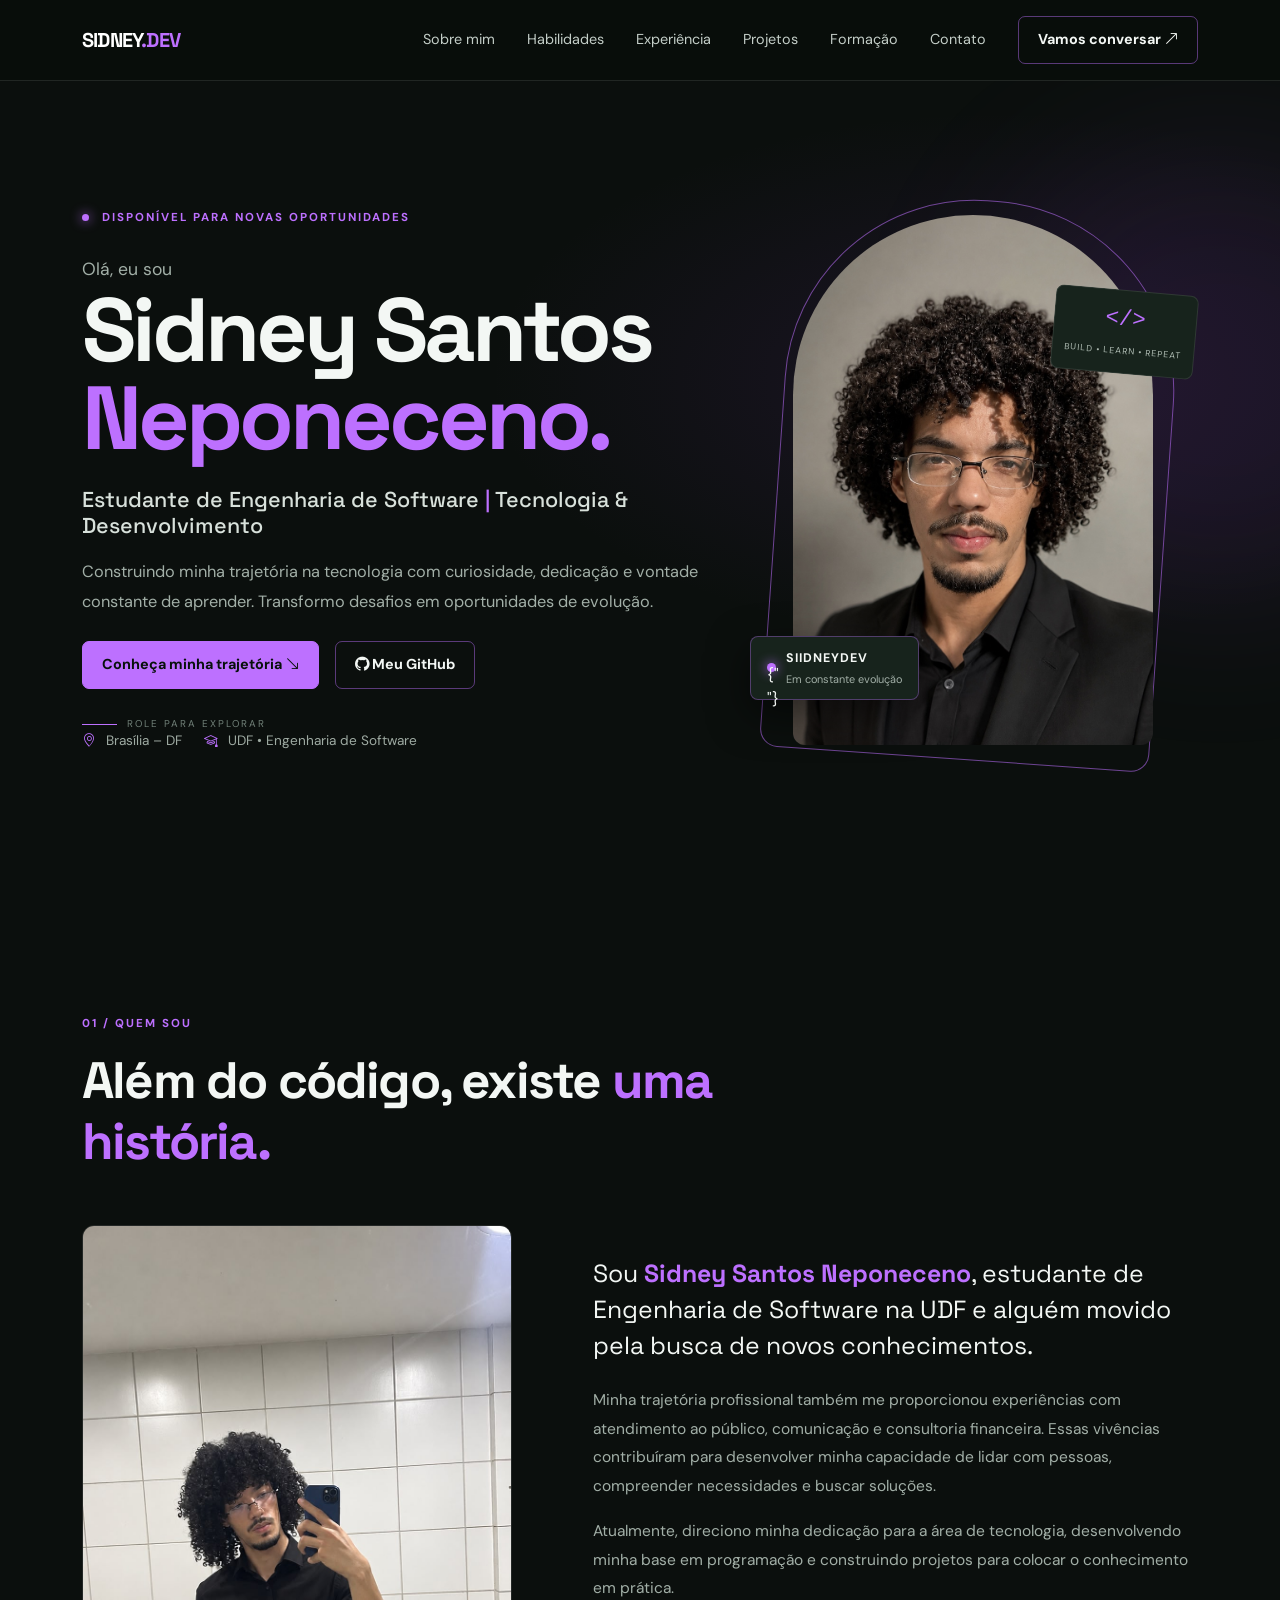
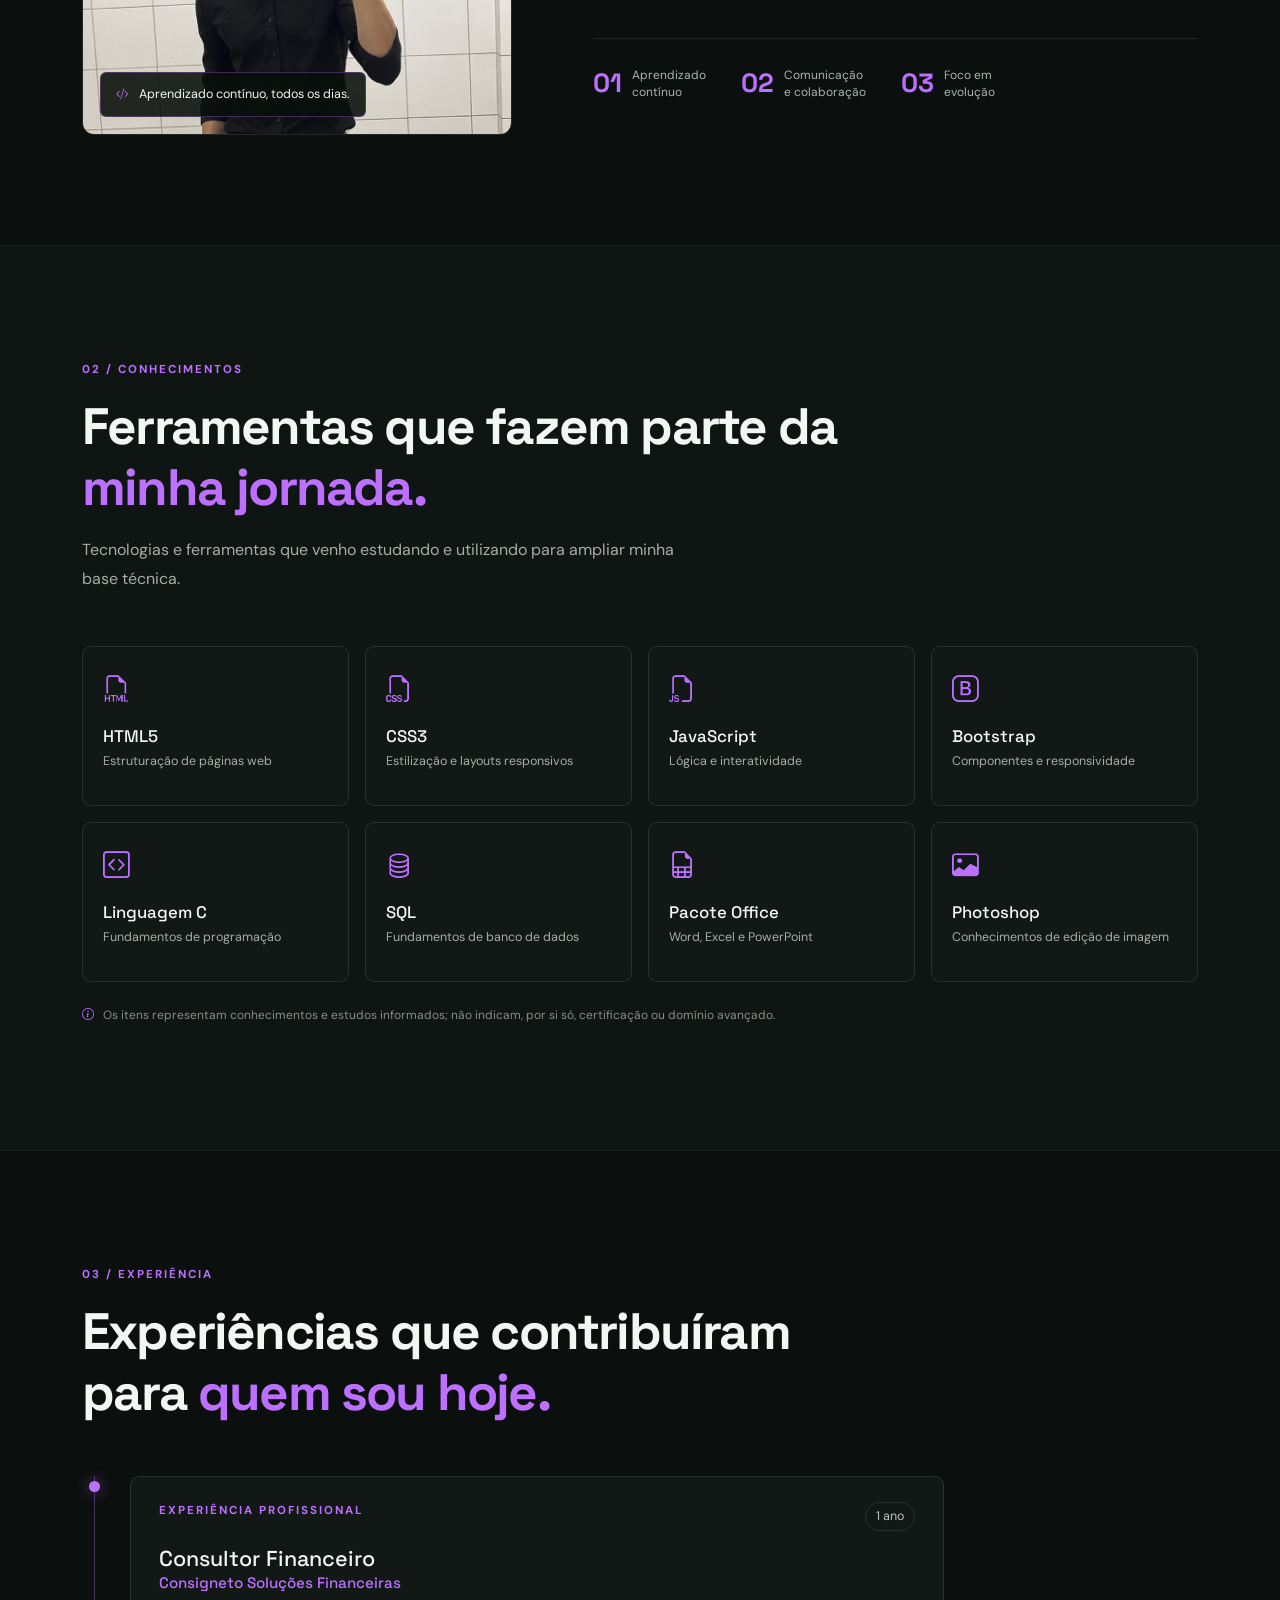
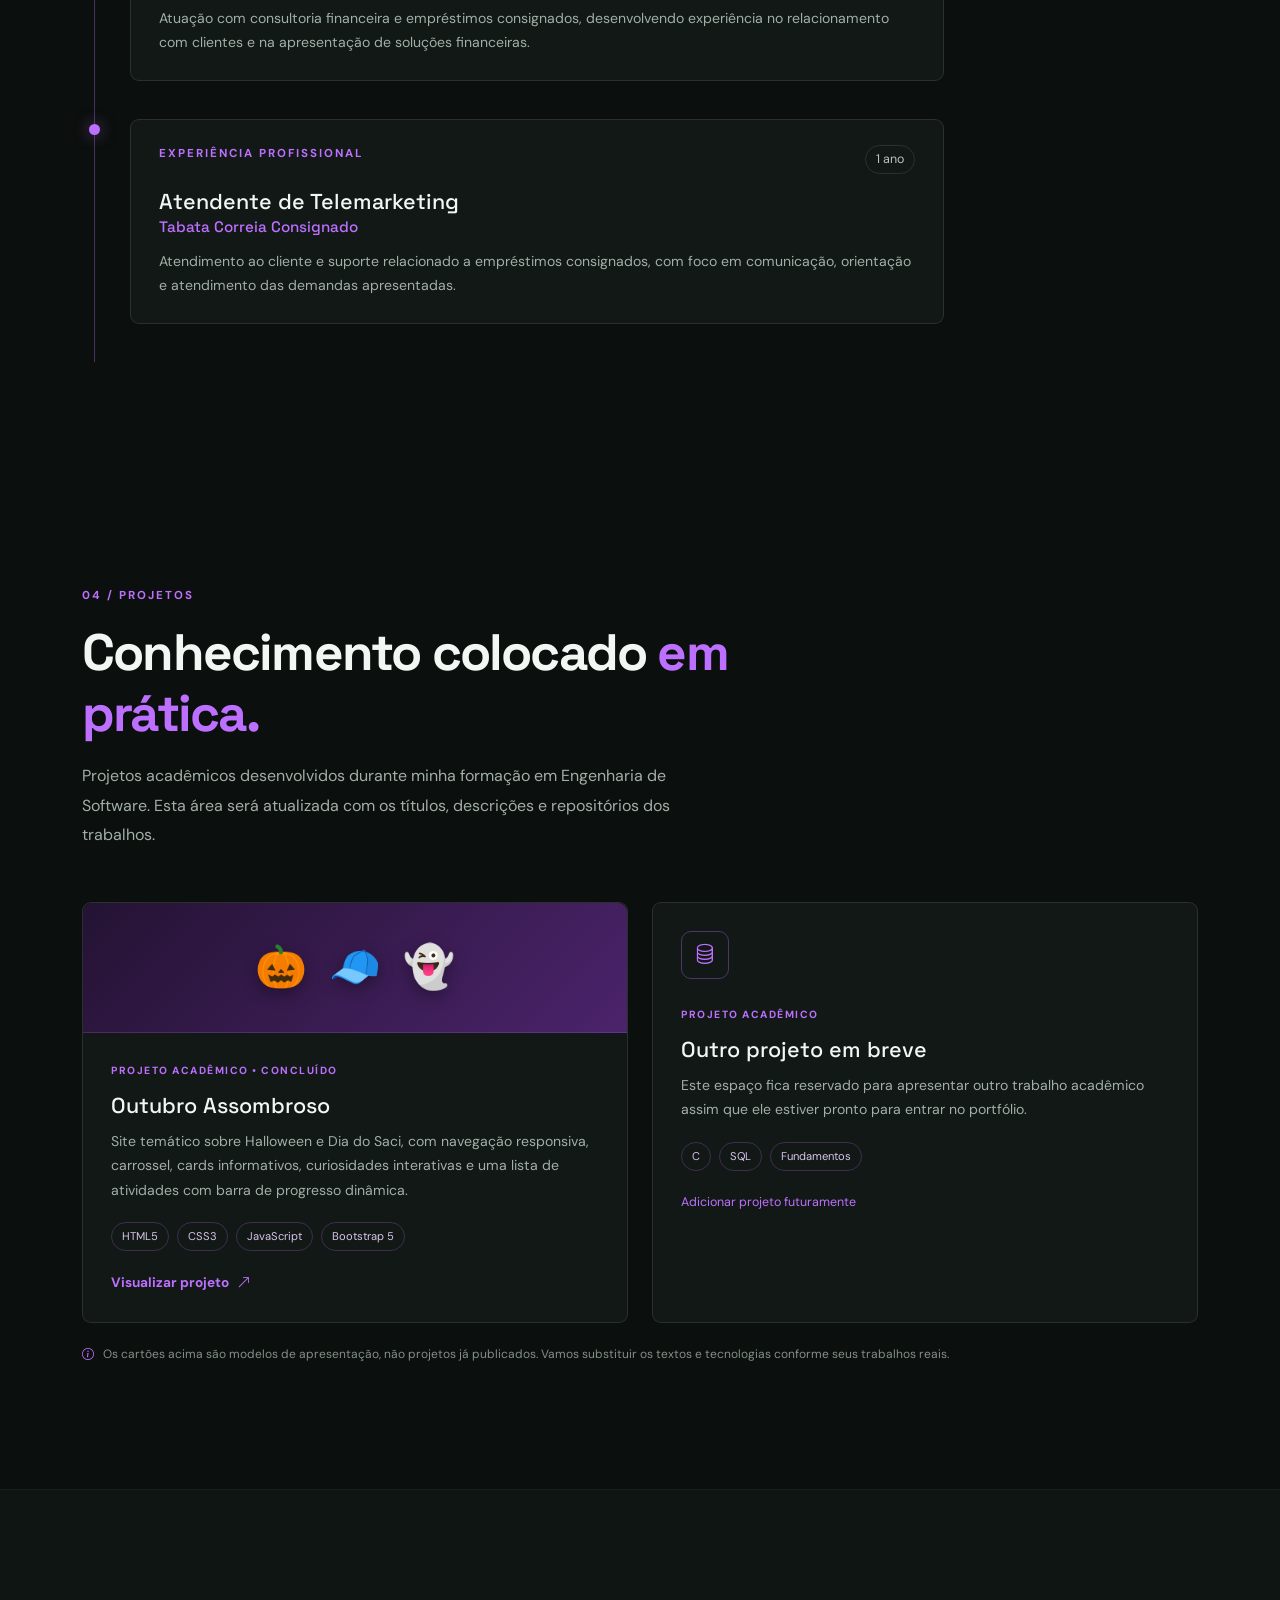
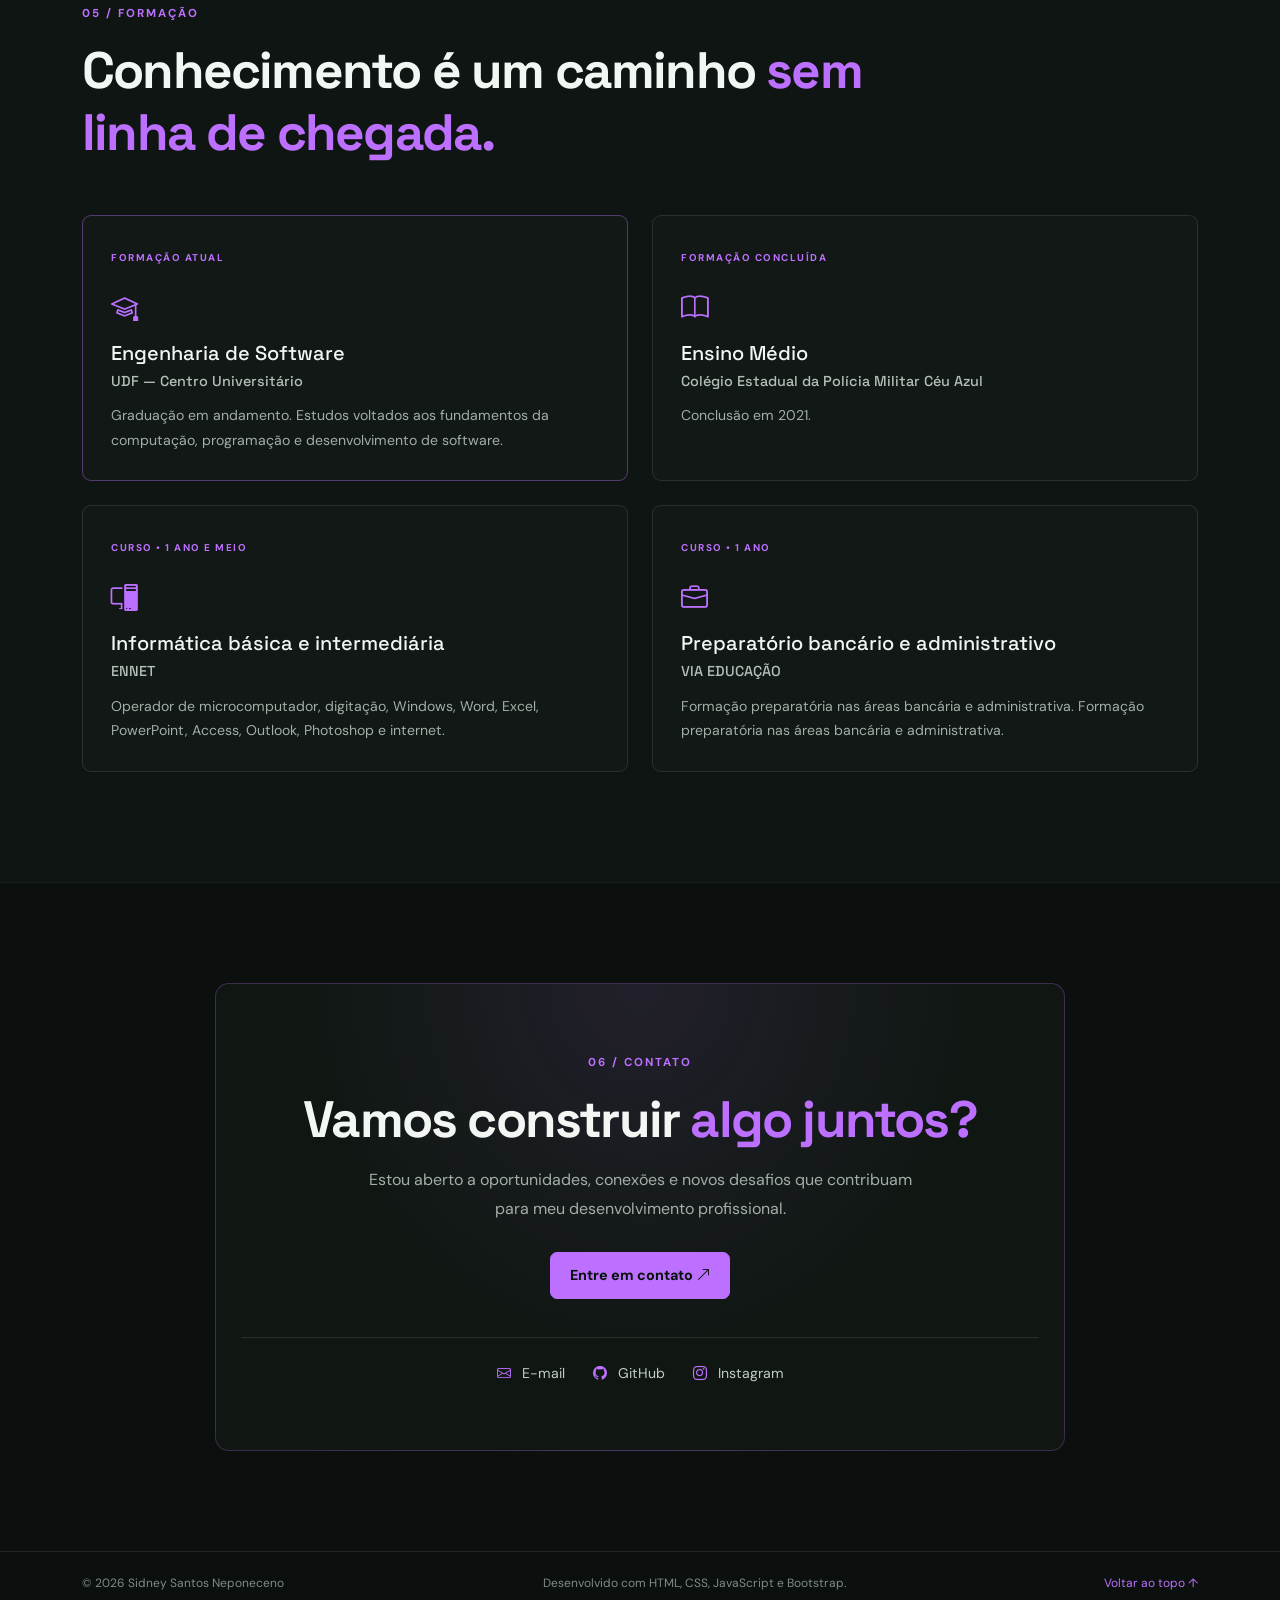
<file: index.html>
<!doctype html>
<html lang="pt-BR">
<head>
  <meta charset="utf-8">
  <meta name="viewport" content="width=device-width, initial-scale=1">
  <meta name="description" content="Portfólio de Sidney Santos Neponeceno, estudante de Engenharia de Software e profissional em desenvolvimento na área de tecnologia.">
  <meta name="theme-color" content="#0b0f0d">
  <title>Sidney Santos | Portfólio</title>
  <link rel="preconnect" href="https://fonts.googleapis.com">
  <link rel="preconnect" href="https://fonts.gstatic.com" crossorigin>
  <link href="https://fonts.googleapis.com/css2?family=DM+Sans:wght@400;500;600;700&family=Space+Grotesk:wght@400;500;600;700&display=swap" rel="stylesheet">
  <link href="https://cdn.jsdelivr.net/npm/bootstrap@5.3.3/dist/css/bootstrap.min.css" rel="stylesheet">
  <link href="https://cdn.jsdelivr.net/npm/bootstrap-icons@1.11.3/font/bootstrap-icons.min.css" rel="stylesheet">
  <link rel="stylesheet" href="css/style.css">
</head>
<body data-bs-spy="scroll" data-bs-target="#mainNav" data-bs-smooth-scroll="true" tabindex="0">
  <nav id="mainNav" class="navbar navbar-expand-lg navbar-dark fixed-top">
    <div class="container">
      <a class="navbar-brand" href="#inicio">SIDNEY<span>.DEV</span></a>
      <button class="navbar-toggler" type="button" data-bs-toggle="collapse" data-bs-target="#navContent" aria-label="Abrir menu">
        <span class="navbar-toggler-icon"></span>
      </button>
      <div class="collapse navbar-collapse" id="navContent">
        <ul class="navbar-nav ms-auto align-items-lg-center gap-lg-3">
          <li class="nav-item"><a class="nav-link" href="#sobre">Sobre mim</a></li>
          <li class="nav-item"><a class="nav-link" href="#habilidades">Habilidades</a></li>
          <li class="nav-item"><a class="nav-link" href="#experiencia">Experiência</a></li>
          <li class="nav-item"><a class="nav-link" href="#projetos">Projetos</a></li>
          <li class="nav-item"><a class="nav-link" href="#formacao">Formação</a></li>
          <li class="nav-item"><a class="nav-link" href="#contato">Contato</a></li>
          <li class="nav-item"><a class="btn btn-outline-neon btn-sm ms-lg-2" href="#contato">Vamos conversar <i class="bi bi-arrow-up-right"></i></a></li>
        </ul>
      </div>
    </div>
  </nav>

  <main>
    <section id="inicio" class="hero-section">
      <div class="hero-glow"></div>
      <div class="container position-relative">
        <div class="row align-items-center gy-5">
          <div class="col-lg-7 order-2 order-lg-1">
            <div class="eyebrow"><span class="status-dot"></span> DISPONÍVEL PARA NOVAS OPORTUNIDADES</div>
            <p class="hero-kicker">Olá, eu sou</p>
            <h1>Sidney Santos<br><span>Neponeceno.</span></h1>
            <h2 class="hero-subtitle">Estudante de Engenharia de Software <span class="accent">|</span> Tecnologia & Desenvolvimento</h2>
            <p class="hero-description">Construindo minha trajetória na tecnologia com curiosidade, dedicação e vontade constante de aprender. Transformo desafios em oportunidades de evolução.</p>
            <div class="d-flex flex-wrap gap-3 mt-4">
              <a class="btn btn-neon" href="#sobre">Conheça minha trajetória <i class="bi bi-arrow-down-right"></i></a>
              <a class="btn btn-ghost" href="https://github.com/siidneydev" target="_blank" rel="noopener"><i class="bi bi-github"></i> Meu GitHub</a>
            </div>
            <div class="hero-meta">
              <span><i class="bi bi-geo-alt"></i> Brasília – DF</span>
              <span><i class="bi bi-mortarboard"></i> UDF • Engenharia de Software</span>
            </div>
          </div>
          <div class="col-lg-5 order-1 order-lg-2">
            <div class="portrait-wrap">
              <div class="portrait-frame"></div>
              <img class="hero-portrait" src="assets/sidney-perfil.jpg" alt="Sidney usando blazer preto em retrato profissional">
              <div class="portrait-tag"><span class="tag-mark">{" "}</span><div><strong>SIIDNEYDEV</strong><small>Em constante evolução</small></div></div>
              <div class="floating-code"><span> &lt;/&gt; </span><small>BUILD • LEARN • REPEAT</small></div>
            </div>
          </div>
        </div>
        <div class="scroll-hint"><span></span> ROLE PARA EXPLORAR</div>
      </div>
    </section>

    <section id="sobre" class="section-padding">
      <div class="container">
        <div class="section-heading"><span class="section-index">01 / QUEM SOU</span><h2>Além do código, existe <span>uma história.</span></h2></div>
        <div class="row align-items-center gy-5">
          <div class="col-lg-5">
            <div class="about-photo-wrap">
              <img src="assets/sidney-sobre.jpg" alt="Foto de Sidney em ambiente interno" class="about-photo">
              <div class="photo-caption"><i class="bi bi-code-slash"></i> Aprendizado contínuo, todos os dias.</div>
            </div>
          </div>
          <div class="col-lg-7 ps-lg-5">
            <p class="lead-copy">Sou <strong>Sidney Santos Neponeceno</strong>, estudante de Engenharia de Software na UDF e alguém movido pela busca de novos conhecimentos.</p>
            <p class="body-copy">Minha trajetória profissional também me proporcionou experiências com atendimento ao público, comunicação e consultoria financeira. Essas vivências contribuíram para desenvolver minha capacidade de lidar com pessoas, compreender necessidades e buscar soluções.</p>
            <p class="body-copy">Atualmente, direciono minha dedicação para a área de tecnologia, desenvolvendo minha base em programação e construindo projetos para colocar o conhecimento em prática.</p>
            <div class="about-highlights">
              <div><strong>01</strong><span>Aprendizado<br>contínuo</span></div>
              <div><strong>02</strong><span>Comunicação<br>e colaboração</span></div>
              <div><strong>03</strong><span>Foco em<br>evolução</span></div>
            </div>
          </div>
        </div>
      </div>
    </section>

    <section id="habilidades" class="section-padding section-dark">
      <div class="container">
        <div class="section-heading"><span class="section-index">02 / CONHECIMENTOS</span><h2>Ferramentas que fazem parte da <span>minha jornada.</span></h2><p class="section-intro">Tecnologias e ferramentas que venho estudando e utilizando para ampliar minha base técnica.</p></div>
        <div class="row g-3">
          <div class="col-6 col-md-4 col-lg-3"><div class="skill-card"><i class="bi bi-filetype-html"></i><h3>HTML5</h3><p>Estruturação de páginas web</p></div></div>
          <div class="col-6 col-md-4 col-lg-3"><div class="skill-card"><i class="bi bi-filetype-css"></i><h3>CSS3</h3><p>Estilização e layouts responsivos</p></div></div>
          <div class="col-6 col-md-4 col-lg-3"><div class="skill-card"><i class="bi bi-filetype-js"></i><h3>JavaScript</h3><p>Lógica e interatividade</p></div></div>
          <div class="col-6 col-md-4 col-lg-3"><div class="skill-card"><i class="bi bi-bootstrap"></i><h3>Bootstrap</h3><p>Componentes e responsividade</p></div></div>
          <div class="col-6 col-md-4 col-lg-3"><div class="skill-card"><i class="bi bi-code-square"></i><h3>Linguagem C</h3><p>Fundamentos de programação</p></div></div>
          <div class="col-6 col-md-4 col-lg-3"><div class="skill-card"><i class="bi bi-database"></i><h3>SQL</h3><p>Fundamentos de banco de dados</p></div></div>
          <div class="col-6 col-md-4 col-lg-3"><div class="skill-card"><i class="bi bi-file-earmark-spreadsheet"></i><h3>Pacote Office</h3><p>Word, Excel e PowerPoint</p></div></div>
          <div class="col-6 col-md-4 col-lg-3"><div class="skill-card"><i class="bi bi-image"></i><h3>Photoshop</h3><p>Conhecimentos de edição de imagem</p></div></div>
        </div>
        <p class="skills-note"><i class="bi bi-info-circle"></i> Os itens representam conhecimentos e estudos informados; não indicam, por si só, certificação ou domínio avançado.</p>
      </div>
    </section>

    <section id="experiencia" class="section-padding">
      <div class="container">
        <div class="section-heading"><span class="section-index">03 / EXPERIÊNCIA</span><h2>Experiências que contribuíram para <span>quem sou hoje.</span></h2></div>
        <div class="timeline">
          <article class="timeline-item">
            <div class="timeline-marker"></div>
            <div class="timeline-content"><div class="timeline-top"><span class="timeline-type">EXPERIÊNCIA PROFISSIONAL</span><span class="timeline-duration">1 ano</span></div><h3>Consultor Financeiro</h3><h4>Consigneto Soluções Financeiras</h4><p>Atuação com consultoria financeira e empréstimos consignados, desenvolvendo experiência no relacionamento com clientes e na apresentação de soluções financeiras.</p></div>
          </article>
          <article class="timeline-item">
            <div class="timeline-marker"></div>
            <div class="timeline-content"><div class="timeline-top"><span class="timeline-type">EXPERIÊNCIA PROFISSIONAL</span><span class="timeline-duration">1 ano</span></div><h3>Atendente de Telemarketing</h3><h4>Tabata Correia Consignado</h4><p>Atendimento ao cliente e suporte relacionado a empréstimos consignados, com foco em comunicação, orientação e atendimento das demandas apresentadas.</p></div>
          </article>
        </div>
      </div>
    </section>


    <section id="projetos" class="section-padding">
      <div class="container">
        <div class="section-heading"><span class="section-index">04 / PROJETOS</span><h2>Conhecimento colocado <span>em prática.</span></h2><p class="section-intro">Projetos acadêmicos desenvolvidos durante minha formação em Engenharia de Software. Esta área será atualizada com os títulos, descrições e repositórios dos trabalhos.</p></div>
        <div class="row g-4">

          <div class="col-md-6">
            <article class="project-card">
              <div class="project-preview project-preview-halloween">
                <span>🎃</span><span>🧢</span><span>👻</span>
              </div>
              <span class="project-status">PROJETO ACADÊMICO • CONCLUÍDO</span>
              <h3>Outubro Assombroso</h3>
              <p>Site temático sobre Halloween e Dia do Saci, com navegação responsiva, carrossel, cards informativos, curiosidades interativas e uma lista de atividades com barra de progresso dinâmica.</p>
              <div class="project-tags"><span>HTML5</span><span>CSS3</span><span>JavaScript</span><span>Bootstrap 5</span></div>
              <a class="project-link" href="projetos/outubro-assombroso/index.html" target="_blank" rel="noopener">Visualizar projeto <i class="bi bi-arrow-up-right"></i></a>
            </article>
          </div>

          <div class="col-md-6">
            <article class="project-card">
              <div class="project-icon"><i class="bi bi-database"></i></div>
              <span class="project-status">PROJETO ACADÊMICO</span>
              <h3>Outro projeto em breve</h3>
              <p>Este espaço fica reservado para apresentar outro trabalho acadêmico assim que ele estiver pronto para entrar no portfólio.</p>
              <div class="project-tags"><span>C</span><span>SQL</span><span>Fundamentos</span></div>
              <span class="project-link-note">Adicionar projeto futuramente</span>
            </article>
          </div>
        </div>
        <p class="projects-note"><i class="bi bi-info-circle"></i> Os cartões acima são modelos de apresentação, não projetos já publicados. Vamos substituir os textos e tecnologias conforme seus trabalhos reais.</p>
      </div>
    </section>

    <section id="formacao" class="section-padding section-dark">
      <div class="container">
        <div class="section-heading"><span class="section-index">05 / FORMAÇÃO</span><h2>Conhecimento é um caminho <span>sem linha de chegada.</span></h2></div>
        <div class="row g-4">
          <div class="col-lg-6"><div class="education-card featured"><span class="edu-label">FORMAÇÃO ATUAL</span><i class="bi bi-mortarboard edu-icon"></i><h3>Engenharia de Software</h3><h4>UDF — Centro Universitário</h4><p>Graduação em andamento. Estudos voltados aos fundamentos da computação, programação e desenvolvimento de software.</p></div></div>
          <div class="col-lg-6"><div class="education-card"><span class="edu-label">FORMAÇÃO CONCLUÍDA</span><i class="bi bi-book edu-icon"></i><h3>Ensino Médio</h3><h4>Colégio Estadual da Polícia Militar Céu Azul</h4><p>Conclusão em 2021.</p></div></div>
          <div class="col-lg-6"><div class="education-card"><span class="edu-label">CURSO • 1 ANO E MEIO</span><i class="bi bi-pc-display edu-icon"></i><h3>Informática básica e intermediária</h3><h4>ENNET</h4><p>Operador de microcomputador, digitação, Windows, Word, Excel, PowerPoint, Access, Outlook, Photoshop e internet.</p></div></div>
          <div class="col-lg-6"><div class="education-card"><span class="edu-label">CURSO • 1 ANO</span><i class="bi bi-briefcase edu-icon"></i><h3>Preparatório bancário e administrativo</h3><h4>VIA EDUCAÇÃO</h4><p>Formação preparatória nas áreas bancária e administrativa. Formação preparatória nas áreas bancária e administrativa.</p></div></div>
        </div>
      </div>
    </section>

    <section id="contato" class="section-padding contact-section">
      <div class="container">
        <div class="contact-panel">
          <span class="section-index">06 / CONTATO</span>
          <h2>Vamos construir <span>algo juntos?</span></h2>
          <p>Estou aberto a oportunidades, conexões e novos desafios que contribuam para meu desenvolvimento profissional.</p>
          <a class="btn btn-neon" href="mailto:sidneysantosn777@gmail.com">Entre em contato <i class="bi bi-arrow-up-right"></i></a>
          <div class="contact-links">
            <a href="mailto:sidneysantosn777@gmail.com"><i class="bi bi-envelope"></i> E-mail</a>
            <a href="https://github.com/siidneydev" target="_blank" rel="noopener"><i class="bi bi-github"></i> GitHub</a>
            <a href="https://www.instagram.com/sidneyzzj/" target="_blank" rel="noopener"><i class="bi bi-instagram"></i> Instagram</a>
          </div>
        </div>
      </div>
    </section>
  </main>

  <footer class="site-footer"><div class="container d-flex flex-column flex-md-row justify-content-between gap-2"><span>© <span id="year"></span> Sidney Santos Neponeceno</span><span>Desenvolvido com HTML, CSS, JavaScript e Bootstrap.</span><a href="#inicio">Voltar ao topo ↑</a></div></footer>
  <script src="https://cdn.jsdelivr.net/npm/bootstrap@5.3.3/dist/js/bootstrap.bundle.min.js"></script>
  <script src="js/script.js"></script>
</body>
</html>
</file>
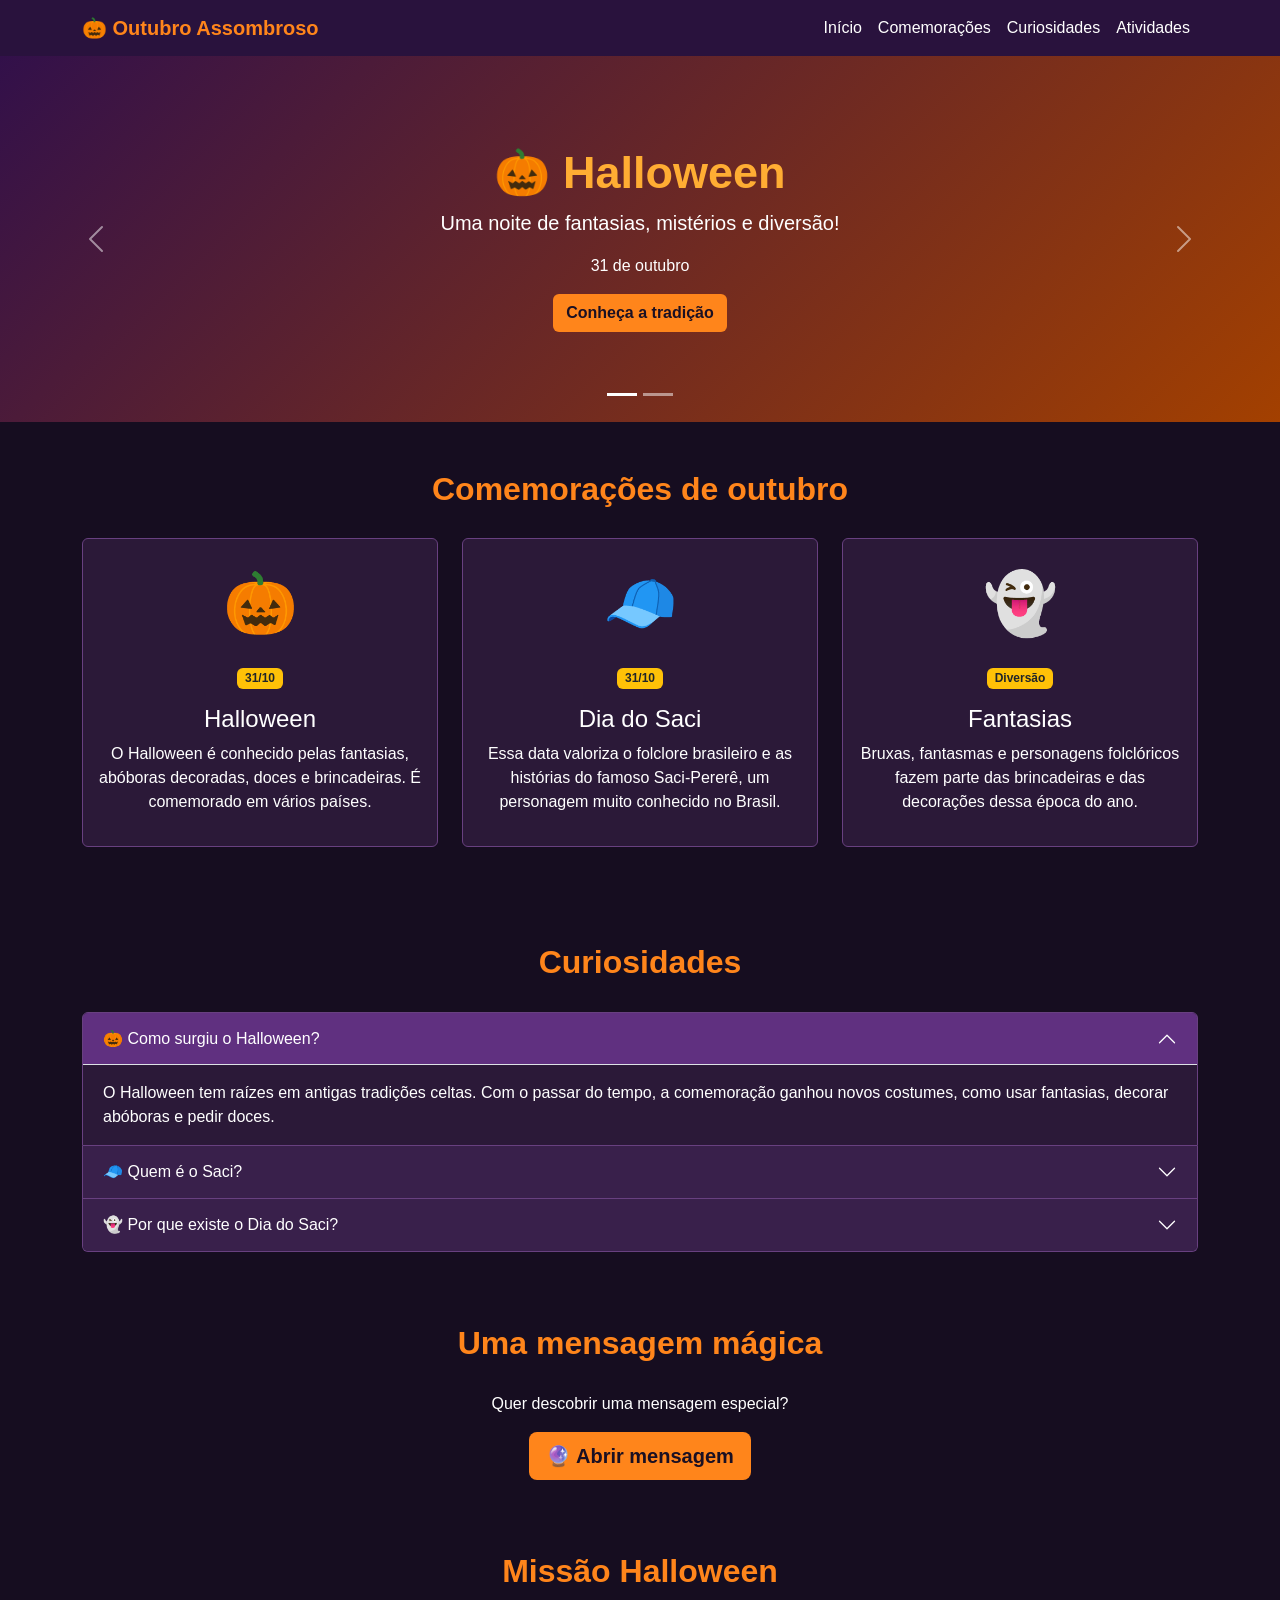
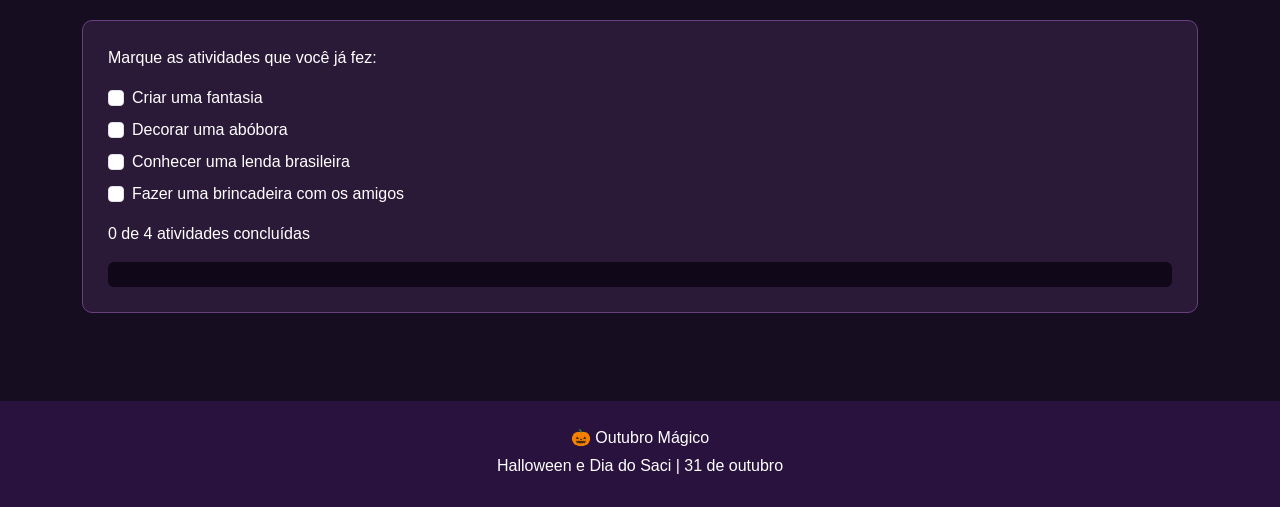
<file: projetos/outubro-assombroso/index.html>
<!DOCTYPE html>
<html lang="pt-BR">
<head>
    <meta charset="UTF-8">
    <meta name="viewport" content="width=device-width, initial-scale=1.0">
    <title>Halloween e Dia do Saci</title>

    <link href="https://cdn.jsdelivr.net/npm/bootstrap@5.3.3/dist/css/bootstrap.min.css" rel="stylesheet">
    <link rel="stylesheet" href="./style.css">
</head>

<body>

    <!-- 1. Navbar -->
    <nav class="navbar navbar-expand-lg navbar-dark">
        <div class="container">
            <a class="navbar-brand" href="#inicio">🎃 Outubro Assombroso</a>

            <button class="navbar-toggler" type="button"
                    data-bs-toggle="collapse" data-bs-target="#menu"
                    aria-controls="menu" aria-expanded="false"
                    aria-label="Abrir menu">
                <span class="navbar-toggler-icon"></span>
            </button>

            <div class="collapse navbar-collapse" id="menu">
                <ul class="navbar-nav ms-auto">
                    <li class="nav-item">
                        <a class="nav-link" href="#inicio">Início</a>
                    </li>
                    <li class="nav-item">
                        <a class="nav-link" href="#datas">Comemorações</a>
                    </li>
                    <li class="nav-item">
                        <a class="nav-link" href="#curiosidades">Curiosidades</a>
                    </li>
                    <li class="nav-item">
                        <a class="nav-link" href="#atividades">Atividades</a>
                    </li>
                </ul>
            </div>
        </div>
    </nav>

    <!-- 2. Carousel -->
    <section id="inicio">
        <div id="carrossel" class="carousel slide" data-bs-ride="carousel">

            <div class="carousel-indicators">
                <button type="button" data-bs-target="#carrossel"
                        data-bs-slide-to="0" class="active"
                        aria-label="Slide 1"></button>

                <button type="button" data-bs-target="#carrossel"
                        data-bs-slide-to="1"
                        aria-label="Slide 2"></button>
            </div>

            <div class="carousel-inner">

                <div class="carousel-item active">
                    <div class="banner">
                        <h1>🎃 Halloween</h1>
                        <p class="fs-5">
                            Uma noite de fantasias, mistérios e diversão!
                        </p>
                        <p>31 de outubro</p>
                        <a href="#datas" class="btn botao">
                            Conheça a tradição
                        </a>
                    </div>
                </div>

                <div class="carousel-item">
                    <div class="banner">
                        <h1>🧢 Dia do Saci</h1>
                        <p class="fs-5">
                            Vamos valorizar o folclore brasileiro!
                        </p>
                        <p>31 de outubro</p>
                        <a href="#curiosidades" class="btn botao">
                            Descubra mais
                        </a>
                    </div>
                </div>

            </div>

            <button class="carousel-control-prev" type="button"
                    data-bs-target="#carrossel" data-bs-slide="prev">
                <span class="carousel-control-prev-icon"></span>
                <span class="visually-hidden">Anterior</span>
            </button>

            <button class="carousel-control-next" type="button"
                    data-bs-target="#carrossel" data-bs-slide="next">
                <span class="carousel-control-next-icon"></span>
                <span class="visually-hidden">Próximo</span>
            </button>

        </div>
    </section>

    <!-- 4. Cards -->
    <section id="datas" class="container py-5">
        <h2 class="titulo">Comemorações de outubro</h2>

        <div class="row g-4">

            <div class="col-md-4">
                <div class="card">
                    <div class="emoji">🎃</div>

                    <div class="card-body text-center">
                        <span class="badge bg-warning text-dark">31/10</span>
                        <h3 class="h4 mt-3">Halloween</h3>

                        <p>
                            O Halloween é conhecido pelas fantasias,
                            abóboras decoradas, doces e brincadeiras.
                            É comemorado em vários países.
                        </p>
                    </div>
                </div>
            </div>

            <div class="col-md-4">
                <div class="card">
                    <div class="emoji">🧢</div>

                    <div class="card-body text-center">
                        <span class="badge bg-warning text-dark">31/10</span>
                        <h3 class="h4 mt-3">Dia do Saci</h3>

                        <p>
                            Essa data valoriza o folclore brasileiro
                            e as histórias do famoso Saci-Pererê,
                            um personagem muito conhecido no Brasil.
                        </p>
                    </div>
                </div>
            </div>

            <div class="col-md-4">
                <div class="card">
                    <div class="emoji">👻</div>

                    <div class="card-body text-center">
                        <span class="badge bg-warning text-dark">Diversão</span>
                        <h3 class="h4 mt-3">Fantasias</h3>

                        <p>
                            Bruxas, fantasmas e personagens folclóricos
                            fazem parte das brincadeiras e das decorações
                            dessa época do ano.
                        </p>
                    </div>
                </div>
            </div>

        </div>
    </section>

    <!-- 3. Accordion -->
    <section id="curiosidades" class="container py-5">
        <h2 class="titulo">Curiosidades</h2>

        <div class="accordion" id="curiosidadesAccordion">

            <div class="accordion-item">
                <h3 class="accordion-header">
                    <button class="accordion-button" type="button"
                            data-bs-toggle="collapse"
                            data-bs-target="#texto1">
                        🎃 Como surgiu o Halloween?
                    </button>
                </h3>

                <div id="texto1"
                     class="accordion-collapse collapse show"
                     data-bs-parent="#curiosidadesAccordion">

                    <div class="accordion-body">
                        O Halloween tem raízes em antigas tradições
                        celtas. Com o passar do tempo, a comemoração
                        ganhou novos costumes, como usar fantasias,
                        decorar abóboras e pedir doces.
                    </div>
                </div>
            </div>

            <div class="accordion-item">
                <h3 class="accordion-header">
                    <button class="accordion-button collapsed" type="button"
                            data-bs-toggle="collapse"
                            data-bs-target="#texto2">
                        🧢 Quem é o Saci?
                    </button>
                </h3>

                <div id="texto2"
                     class="accordion-collapse collapse"
                     data-bs-parent="#curiosidadesAccordion">

                    <div class="accordion-body">
                        O Saci-Pererê é um personagem do folclore
                        brasileiro. Ele é conhecido por usar um gorro
                        vermelho, ter uma perna só e gostar de pregar peças.
                    </div>
                </div>
            </div>

            <div class="accordion-item">
                <h3 class="accordion-header">
                    <button class="accordion-button collapsed" type="button"
                            data-bs-toggle="collapse"
                            data-bs-target="#texto3">
                        👻 Por que existe o Dia do Saci?
                    </button>
                </h3>

                <div id="texto3"
                     class="accordion-collapse collapse"
                     data-bs-parent="#curiosidadesAccordion">

                    <div class="accordion-body">
                        O Dia do Saci é comemorado em 31 de outubro
                        e busca valorizar as lendas brasileiras,
                        nossas tradições e a cultura popular.
                    </div>
                </div>
            </div>

        </div>
    </section>

    <!-- 6. Modal -->
    <section class="container text-center py-4">
        <h2 class="titulo">Uma mensagem mágica</h2>

        <p>Quer descobrir uma mensagem especial?</p>

        <button type="button" class="btn botao btn-lg"
                data-bs-toggle="modal" data-bs-target="#mensagem">
            🔮 Abrir mensagem
        </button>

        <div class="modal fade" id="mensagem" tabindex="-1"
             aria-labelledby="tituloModal" aria-hidden="true">

            <div class="modal-dialog modal-dialog-centered">
                <div class="modal-content bg-dark text-white">

                    <div class="modal-header">
                        <h5 class="modal-title" id="tituloModal">
                            ✨ Surpresa!
                        </h5>

                        <button type="button"
                                class="btn-close btn-close-white"
                                data-bs-dismiss="modal"
                                aria-label="Fechar"></button>
                    </div>

                    <div class="modal-body">
                        <p class="fs-1">🎃 👻 🧙</p>

                        <p>
                            A verdadeira magia está na imaginação,
                            na amizade e na valorização da nossa cultura!
                        </p>

                        <p>Feliz Halloween e viva o folclore brasileiro!</p>
                    </div>

                    <div class="modal-footer">
                        <button type="button" class="btn botao"
                                data-bs-dismiss="modal">
                            Fechar
                        </button>
                    </div>

                </div>
            </div>
        </div>
    </section>

    <!-- 7. Progress bar -->
    <section id="atividades" class="container py-5">
        <h2 class="titulo">Missão Halloween</h2>

        <div class="caixa">
            <p>Marque as atividades que você já fez:</p>

            <div class="form-check mb-2">
                <input class="form-check-input tarefa"
                       type="checkbox" id="t1">
                <label class="form-check-label" for="t1">
                    Criar uma fantasia
                </label>
            </div>

            <div class="form-check mb-2">
                <input class="form-check-input tarefa"
                       type="checkbox" id="t2">
                <label class="form-check-label" for="t2">
                    Decorar uma abóbora
                </label>
            </div>

            <div class="form-check mb-2">
                <input class="form-check-input tarefa"
                       type="checkbox" id="t3">
                <label class="form-check-label" for="t3">
                    Conhecer uma lenda brasileira
                </label>
            </div>

            <div class="form-check mb-3">
                <input class="form-check-input tarefa"
                       type="checkbox" id="t4">
                <label class="form-check-label" for="t4">
                    Fazer uma brincadeira com os amigos
                </label>
            </div>

            <p id="texto">0 de 4 atividades concluídas</p>

            <div class="progress">
                <div class="progress-bar bg-warning text-dark"
                     id="barra" style="width: 0%">
                    0%
                </div>
            </div>
        </div>
    </section>

    <!-- Rodapé -->
    <footer>
        <p class="mb-1">🎃 Outubro Mágico</p>
        <p class="mb-1">Halloween e Dia do Saci | 31 de outubro</p>
    </footer>

    <!-- JavaScript da barra de progresso -->
    <script>
        let tarefas = document.querySelectorAll(".tarefa");
        let barra = document.getElementById("barra");
        let texto = document.getElementById("texto");

        tarefas.forEach(function(tarefa) {
            tarefa.addEventListener("change", function() {
                let feitas = document.querySelectorAll(".tarefa:checked").length;
                let porcentagem = feitas * 25;

                barra.style.width = porcentagem + "%";
                barra.innerHTML = porcentagem + "%";
                texto.innerHTML = feitas + " de 4 atividades concluídas";
            });
        });
    </script>

    <!-- JavaScript do Bootstrap -->
    <script src="https://cdn.jsdelivr.net/npm/bootstrap@5.3.3/dist/js/bootstrap.bundle.min.js"></script>

</body>
</html>
</file>
<file: css/style.css>
:root {
  --bg: #0b0f0d; --panel: #111815; --panel-2: #151e19; --text: #f3f7f4;
  --muted: #a2afa7; --line: rgba(255,255,255,.10); --green: #bd70ff; --green-dark: #873bd1;
}
* { box-sizing: border-box; }
html { scroll-behavior: smooth; scroll-padding-top: 82px; }
body { margin: 0; background: var(--bg); color: var(--text); font-family: "DM Sans", sans-serif; }
h1,h2,h3,h4,.navbar-brand { font-family: "Space Grotesk", sans-serif; }
a { text-decoration: none; }
.navbar { background: rgba(9,14,11,.88); backdrop-filter: blur(16px); border-bottom: 1px solid var(--line); padding: 16px 0; }
.navbar-brand { color: white; font-weight: 700; letter-spacing: -.8px; font-size: 1.25rem; }
.navbar-brand span { color: var(--green); }
.nav-link { color: #c4cec8 !important; font-size: .9rem; }
.nav-link:hover, .nav-link.active { color: var(--green) !important; }
.btn { border-radius: 7px; padding: 12px 19px; font-weight: 700; font-size: .9rem; transition: .25s ease; }
.btn-neon { background: var(--green); color: #07110b; border: 1px solid var(--green); }
.btn-neon:hover { background: transparent; color: var(--green); transform: translateY(-2px); }
.btn-ghost,.btn-outline-neon { border: 1px solid rgba(189,112,255,.45); color: var(--text); }
.btn-ghost:hover,.btn-outline-neon:hover { border-color: var(--green); color: var(--green); }
.hero-section { min-height: 100vh; display: flex; align-items: center; padding: 145px 0 85px; position: relative; overflow: hidden; background: radial-gradient(ellipse at 78% 42%, rgba(101,45,145,.18), transparent 36%), #0b0f0d; }
.hero-glow { position:absolute; width:480px; height:480px; border-radius:50%; right:-180px; top:15%; background:rgba(160,75,235,.08); filter:blur(75px); }
.eyebrow,.section-index,.timeline-type,.edu-label { color:var(--green); font-size:.72rem; font-weight:700; letter-spacing:2px; }
.status-dot { display:inline-block; width:7px; height:7px; background:var(--green); border-radius:50%; margin-right:8px; box-shadow:0 0 12px var(--green); }
.hero-kicker { color:var(--muted); margin:30px 0 5px; font-size:1.1rem; }
.hero-section h1 { font-size:clamp(3.2rem,7vw,6.3rem); line-height:.98; letter-spacing:-4px; font-weight:700; margin:0; }
.hero-section h1 span,.section-heading h2 span,.contact-panel h2 span { color:var(--green); }
.hero-subtitle { color:#d8e1db; font-size:clamp(1rem,2vw,1.35rem); font-weight:500; margin-top:24px; }
.accent { color:var(--green); }
.hero-description,.body-copy,.section-intro { color:var(--muted); line-height:1.85; max-width:620px; }
.hero-description { margin-top:18px; font-size:1.02rem; }
.hero-meta { display:flex; flex-wrap:wrap; gap:22px; margin-top:42px; color:#9eaaa2; font-size:.85rem; }
.hero-meta i { color:var(--green); margin-right:6px; }
.portrait-wrap { max-width:390px; margin:0 auto; position:relative; padding:15px; }
.portrait-frame { position:absolute; inset:0; border:1px solid rgba(189,112,255,.55); border-radius:190px 190px 18px 18px; transform:rotate(4deg); }
.hero-portrait { width:100%; height:530px; object-fit:cover; object-position:center 28%; border-radius:180px 180px 12px 12px; position:relative; filter:saturate(.82); }
.portrait-tag { position:absolute; left:-28px; bottom:60px; background:#17231c; border:1px solid rgba(189,112,255,.35); border-radius:8px; padding:12px 16px; display:flex; gap:10px; align-items:center; box-shadow:0 14px 40px #0008; }
.portrait-tag strong,.portrait-tag small { display:block; }
.portrait-tag strong { font-size:.78rem; letter-spacing:1px; }
.portrait-tag small { color:var(--muted); font-size:.68rem; margin-top:3px; }
.tag-mark { width:9px; height:9px; background:var(--green); border-radius:50%; box-shadow:0 0 12px var(--green); }
.floating-code { position:absolute; right:-28px; top:90px; background:#17231c; border:1px solid var(--line); padding:12px; border-radius:8px; transform:rotate(5deg); }
.floating-code span { color:var(--green); font-family:monospace; font-size:1.4rem; display:block; text-align:center; }
.floating-code small { color:#aebbb2; font-size:.55rem; letter-spacing:1px; }
.scroll-hint { position:absolute; bottom:28px; left:12px; color:#718078; font-size:.62rem; letter-spacing:2px; display:flex; align-items:center; gap:10px; }
.scroll-hint span { height:1px; width:35px; background:var(--green); }
.section-padding { padding:110px 0; }
.section-dark { background:#0f1512; border-top:1px solid rgba(255,255,255,.035); border-bottom:1px solid rgba(255,255,255,.035); }
.section-heading { margin-bottom:52px; }
.section-heading h2,.contact-panel h2 { font-size:clamp(2rem,4vw,3.35rem); font-weight:700; letter-spacing:-1.8px; margin:16px 0 0; max-width:800px; }
.about-photo-wrap { position:relative; max-width:430px; }
.about-photo { width:100%; height:510px; object-fit:cover; object-position:center 22%; border-radius:12px; border:1px solid var(--line); }
.photo-caption { position:absolute; bottom:18px; left:18px; background:rgba(9,15,11,.88); padding:12px 15px; border:1px solid rgba(189,112,255,.3); border-radius:6px; font-size:.78rem; }
.photo-caption i { color:var(--green); margin-right:8px; }
.lead-copy { font-family:"Space Grotesk",sans-serif; font-size:1.55rem; line-height:1.45; margin-bottom:22px; }
.lead-copy strong { color:var(--green); }
.body-copy { font-size:.97rem; }
.about-highlights { display:flex; gap:35px; margin-top:35px; padding-top:25px; border-top:1px solid var(--line); }
.about-highlights div { display:flex; align-items:center; gap:10px; }
.about-highlights strong { font-family:"Space Grotesk"; color:var(--green); font-size:1.65rem; }
.about-highlights span { color:#aab6ae; font-size:.75rem; line-height:1.4; }
.section-intro { margin-top:16px; }
.skill-card { height:100%; min-height:160px; padding:24px 20px; background:var(--panel); border:1px solid var(--line); border-radius:9px; transition:.25s; }
.skill-card:hover { transform:translateY(-5px); border-color:rgba(189,112,255,.55); background:#142019; }
.skill-card i { color:var(--green); font-size:1.65rem; }
.skill-card h3 { font-size:1.05rem; margin:15px 0 6px; }
.skill-card p { color:var(--muted); font-size:.78rem; margin:0; }
.skills-note { color:#829087; font-size:.75rem; margin-top:24px; }
.skills-note i { color:var(--green); margin-right:6px; }
.timeline { max-width:850px; margin-left:12px; border-left:1px solid rgba(189,112,255,.35); }
.timeline-item { position:relative; padding:0 0 38px 35px; }
.timeline-marker { position:absolute; width:11px; height:11px; background:var(--green); border-radius:50%; left:-6px; top:5px; box-shadow:0 0 15px rgba(189,112,255,.55); }
.timeline-content { background:var(--panel); border:1px solid var(--line); padding:25px 28px; border-radius:9px; }
.timeline-top { display:flex; justify-content:space-between; flex-wrap:wrap; gap:10px; }
.timeline-duration { color:#b7c4bb; font-size:.78rem; border:1px solid var(--line); padding:4px 10px; border-radius:20px; }
.timeline-content h3 { margin:15px 0 3px; font-size:1.35rem; }
.timeline-content h4 { color:var(--green); font-size:.95rem; font-weight:500; }
.timeline-content p,.education-card p { color:var(--muted); line-height:1.75; font-size:.88rem; margin:13px 0 0; }
.education-card { height:100%; min-height:235px; padding:28px; background:var(--panel); border:1px solid var(--line); border-radius:9px; position:relative; }
.education-card.featured { border-color:rgba(189,112,255,.4); }
.edu-label { font-size:.62rem; letter-spacing:1.5px; }
.edu-icon { display:block; color:var(--green); font-size:1.7rem; margin:20px 0 12px; }
.education-card h3 { font-size:1.25rem; }
.education-card h4 { color:#b3c0b7; font-size:.9rem; font-weight:500; }
.contact-section { padding:100px 0; }
.contact-panel { text-align:center; max-width:850px; margin:auto; padding:65px 25px; border:1px solid rgba(189,112,255,.25); border-radius:14px; background:radial-gradient(ellipse at 50% 0%,rgba(189,112,255,.10),transparent 55%),#101713; }
.contact-panel h2 { margin:16px auto; }
.contact-panel p { max-width:570px; margin:0 auto 28px; color:var(--muted); line-height:1.8; }
.contact-links { display:flex; flex-wrap:wrap; justify-content:center; gap:28px; margin-top:38px; padding-top:25px; border-top:1px solid var(--line); }
.contact-links a { color:#c0ccc4; font-size:.88rem; }
.contact-links a:hover { color:var(--green); }
.contact-links i { color:var(--green); margin-right:7px; }
.site-footer { border-top:1px solid var(--line); padding:22px 0; color:#7f8d84; font-size:.75rem; }
.site-footer a { color:var(--green); }
@media(max-width:991px) {
 .navbar-collapse { padding-top:18px; } .hero-section { padding-top:125px; }
 .hero-portrait { height:440px; max-width:340px; display:block; margin:auto; }
 .portrait-wrap { max-width:350px; } .hero-section h1 { letter-spacing:-2.5px; }
}
@media(max-width:575px) {
 .section-padding { padding:78px 0; } .hero-section { padding:115px 0 75px; }
 .hero-section h1 { font-size:3.15rem; } .hero-meta { gap:12px; flex-direction:column; margin-top:28px; }
 .hero-portrait { height:390px; } .portrait-tag { left:-4px; bottom:42px; }
 .floating-code { right:-5px; top:65px; } .about-photo { height:410px; }
 .about-highlights { gap:13px; justify-content:space-between; }
 .about-highlights div { gap:6px; } .about-highlights strong { font-size:1.3rem; }
 .about-highlights span { font-size:.66rem; } .timeline-content { padding:20px; }
 .contact-panel { padding:48px 18px; } .contact-links { gap:18px; }
}

.reveal { opacity: 0; transform: translateY(16px); transition: opacity .55s ease, transform .55s ease; }
.reveal.is-visible { opacity: 1; transform: translateY(0); }
@media (prefers-reduced-motion: reduce) { *, *::before, *::after { scroll-behavior: auto !important; transition-duration: .01ms !important; animation-duration: .01ms !important; } }

.project-card { height:100%; min-height:300px; padding:28px; background:var(--panel); border:1px solid var(--line); border-radius:9px; transition:.25s ease; }
.project-card:hover { transform:translateY(-5px); border-color:rgba(189,112,255,.55); background:#1a1421; }
.project-icon { width:48px; height:48px; display:grid; place-items:center; border:1px solid rgba(189,112,255,.35); border-radius:10px; color:var(--green); font-size:1.35rem; margin-bottom:22px; }
.project-status { color:var(--green); font-size:.65rem; font-weight:700; letter-spacing:1.5px; }
.project-card h3 { margin:12px 0 10px; font-size:1.35rem; }
.project-card p { color:var(--muted); font-size:.88rem; line-height:1.75; }
.project-tags { display:flex; flex-wrap:wrap; gap:8px; margin-top:20px; }
.project-tags span { padding:5px 10px; color:#d9c5ed; border:1px solid rgba(189,112,255,.25); border-radius:20px; font-size:.7rem; }
.project-link-note { display:block; margin-top:22px; color:var(--green); font-size:.78rem; }
.projects-note { color:#829087; font-size:.75rem; margin-top:22px; }
.projects-note i { color:var(--green); margin-right:6px; }

.project-preview { height:130px; display:flex; align-items:center; justify-content:center; gap:22px; margin:-28px -28px 24px; border-radius:9px 9px 0 0; background:linear-gradient(135deg,#241333,#4b236b); font-size:2.6rem; border-bottom:1px solid rgba(189,112,255,.25); }
.project-preview span { filter:drop-shadow(0 5px 8px rgba(0,0,0,.35)); }
.project-link { display:inline-flex; align-items:center; gap:8px; margin-top:22px; color:var(--green); font-size:.85rem; font-weight:700; }
.project-link:hover { color:#e2c7ff; }
</file>
<file: projetos/outubro-assombroso/style.css>
body {
    background-color: #160d20;
    color: white;
    font-family: Arial, sans-serif;
}

.navbar {
    background-color: #29123d;
}

.navbar-brand {
    color: #ff851b !important;
    font-weight: bold;
}

.nav-link {
    color: white !important;
}

.banner {
    background: linear-gradient(135deg, #32104a, #a34000);
    text-align: center;
    padding: 90px 20px;
}

.banner h1 {
    color: #ffad33;
    font-size: 45px;
    font-weight: bold;
}

.botao {
    background-color: #ff851b;
    color: #1b1023;
    font-weight: bold;
}

.botao:hover {
    background-color: #ffc107;
}

.titulo {
    color: #ff851b;
    text-align: center;
    margin-bottom: 30px;
    font-weight: bold;
}

.card {
    background-color: #2b1938;
    color: white;
    border: 1px solid #684080;
    height: 100%;
}

.emoji {
    font-size: 60px;
    text-align: center;
    padding-top: 20px;
}

.accordion-item {
    background-color: #2b1938;
    color: white;
    border-color: #684080;
}

.accordion-button {
    background-color: #39204b;
    color: white;
}

.accordion-button:not(.collapsed) {
    background-color: #603080;
    color: white;
}

.accordion-button::after {
    filter: brightness(0) invert(1);
}

.aviso {
    background-color: #49220d;
    color: #ffe2c6;
    border-color: #ff851b;
}

.caixa {
    background-color: #2b1938;
    border: 1px solid #684080;
    border-radius: 10px;
    padding: 25px;
}

.progress {
    height: 25px;
    background-color: #100819;
}

footer {
    background-color: #29123d;
    text-align: center;
    padding: 25px;
    margin-top: 40px;
}

section {
    scroll-margin-top: 80px;
}
</file>
